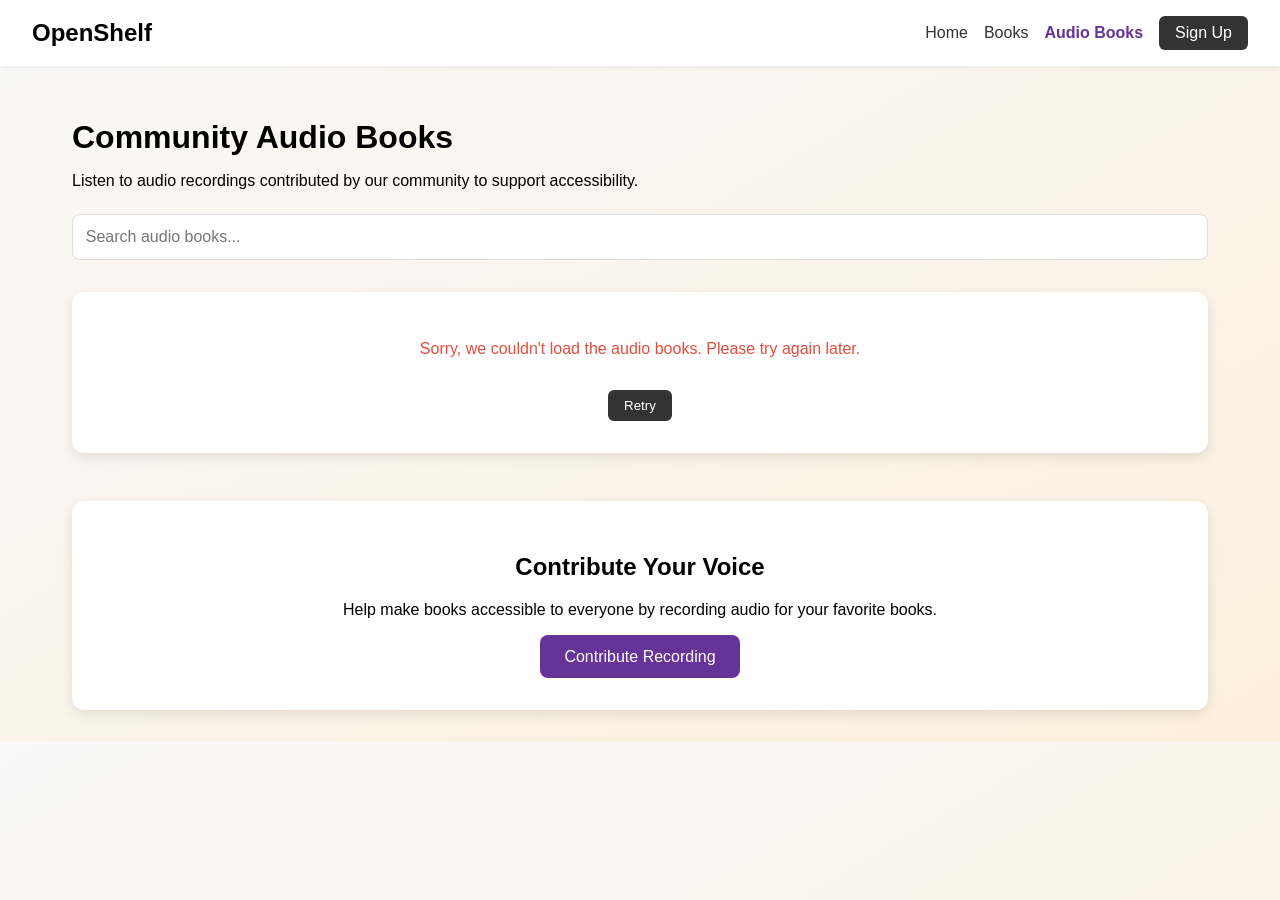
<file: audioPlayer.html>
<!DOCTYPE html>
<html lang="en">
  <head>
    <meta charset="UTF-8" />
    <meta name="viewport" content="width=device-width, initial-scale=1.0" />
    <title>Audio Books | OpenShelf</title>
    <link rel="stylesheet" href="audioPlayer.css" />
  </head>
  <body>
    <header class="navbar">
      <div class="logo">OpenShelf</div>
      <nav>
        <a href="index.html">Home</a>
        <a href="Book.html">Books</a>
        <a href="audioPlayer.html" class="active">Audio Books</a>
        <a href="signup.html"><button class="sign-up">Sign Up</button></a>
      </nav>
    </header>

    <main class="audio-content">
      <h1>Community Audio Books</h1>
      <p>
        Listen to audio recordings contributed by our community to support
        accessibility.
      </p>

      <div class="audio-search">
        <input
          type="text"
          id="audioSearchInput"
          placeholder="Search audio books..."
        />
      </div>

      <div class="audio-grid" id="audioGrid">
        <!-- Audio books will be loaded here by JS -->
      </div>

      <div class="contribute-section">
        <h2>Contribute Your Voice</h2>
        <p>
          Help make books accessible to everyone by recording audio for your
          favorite books.
        </p>
        <button id="contributeBtn" class="contribute-btn">
          Contribute Recording
        </button>
      </div>
    </main>

    <script src="audioPlayer.js"></script>
  </body>
</html>
</file>
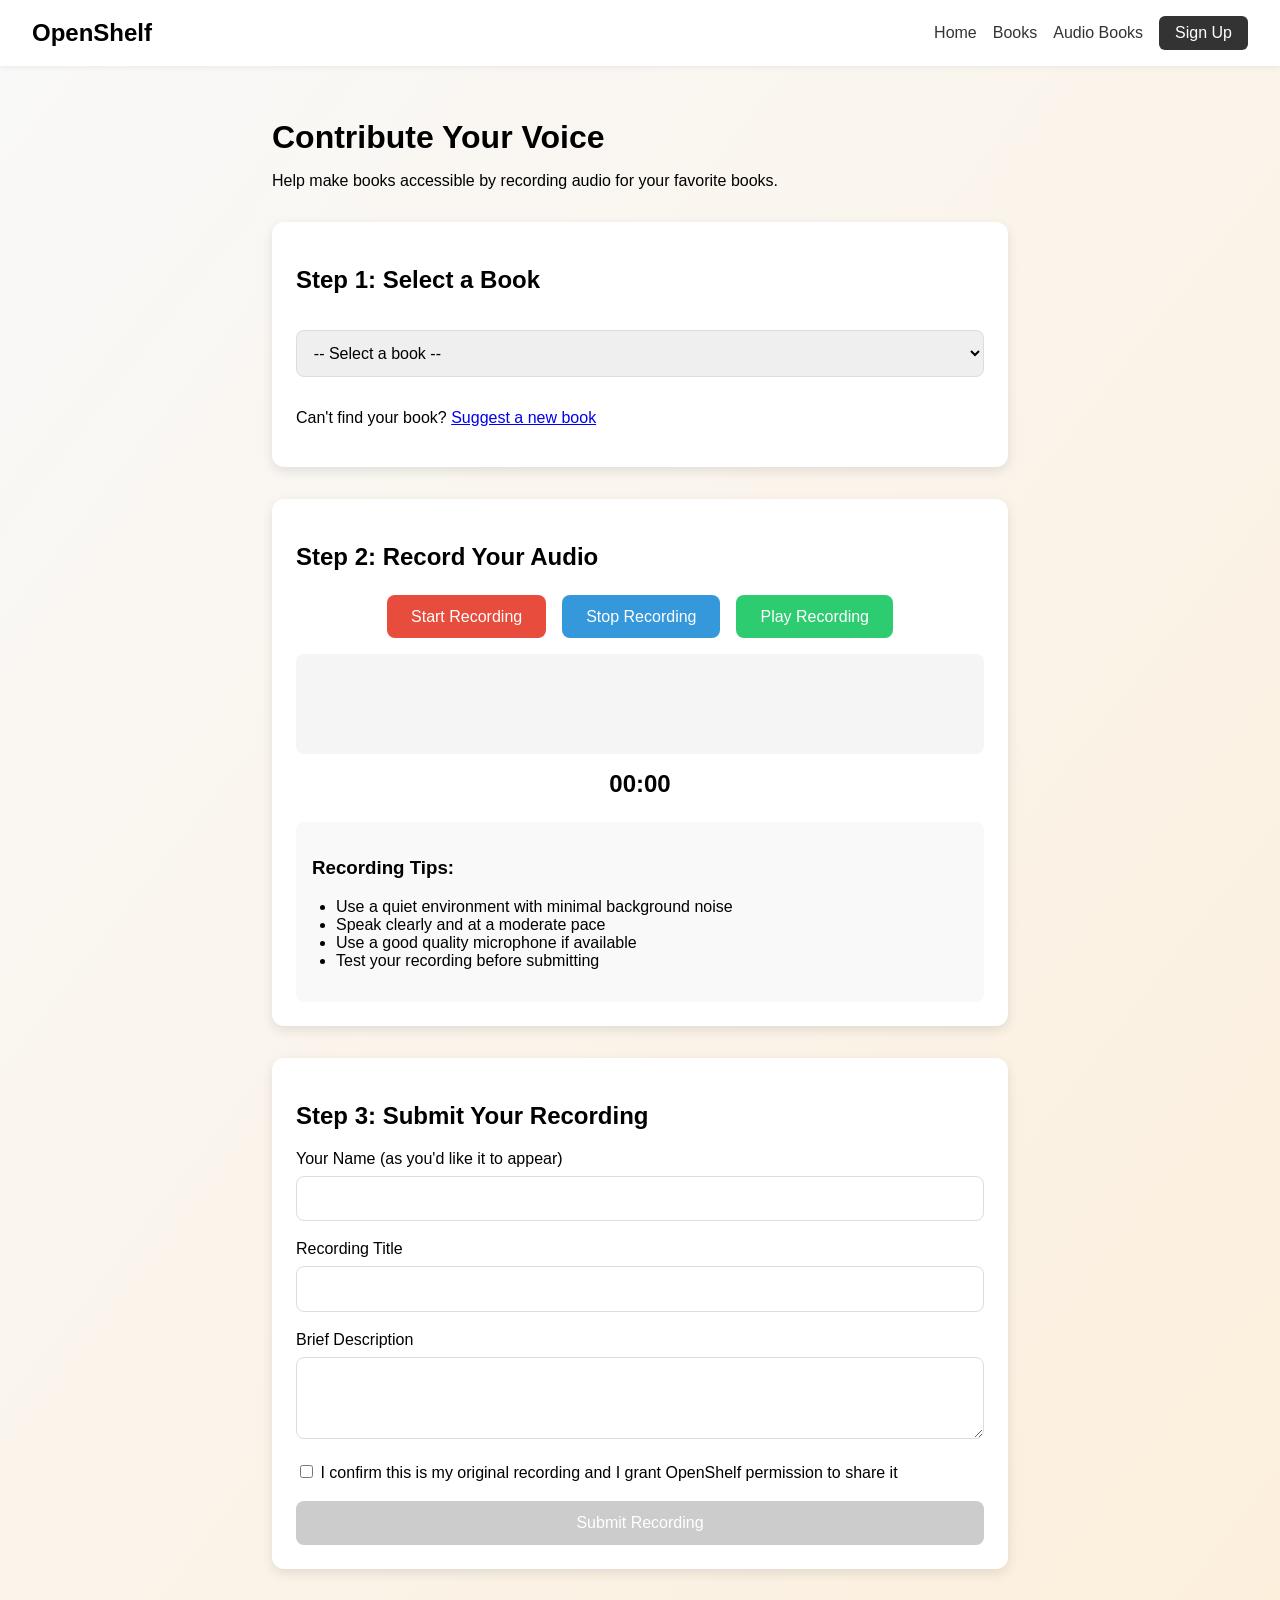
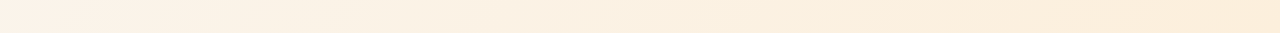
<file: contributeAudio.html>
<!DOCTYPE html>
<html lang="en">
<head>
  <meta charset="UTF-8">
  <meta name="viewport" content="width=device-width, initial-scale=1.0">
  <title>Contribute Audio | OpenShelf</title>
  <link rel="stylesheet" href="audioPlayer.css">
  <link rel="stylesheet" href="contributeAudio.css">
</head>
<body>
  <header class="navbar">
    <div class="logo">OpenShelf</div>
    <nav>
      <a href="index.html">Home</a>
      <a href="Book.html">Books</a>
      <a href="audioPlayer.html">Audio Books</a>
      <a href="signup.html"><button class="sign-up">Sign Up</button></a>
    </nav>
  </header>

  <main class="contribute-content">
    <h1>Contribute Your Voice</h1>
    <p>Help make books accessible by recording audio for your favorite books.</p>
    
    <div class="book-selection">
      <h2>Step 1: Select a Book</h2>
      <select id="bookSelect">
        <option value="">-- Select a book --</option>
        <!-- Books will be populated by JavaScript -->
      </select>
      <p>Can't find your book? <a href="#">Suggest a new book</a></p>
    </div>
    
    <div class="recording-section">
      <h2>Step 2: Record Your Audio</h2>
      <div class="recorder-container">
        <div class="recorder-controls">
          <button id="startRecording" class="record-btn">Start Recording</button>
          <button id="stopRecording" class="record-btn" disabled>Stop Recording</button>
          <button id="playRecording" class="record-btn" disabled>Play Recording</button>
        </div>
        <div class="recorder-visualizer">
          <canvas id="audioVisualizer"></canvas>
        </div>
        <div class="recorder-timer">00:00</div>
      </div>
      <div class="recording-tips">
        <h3>Recording Tips:</h3>
        <ul>
          <li>Use a quiet environment with minimal background noise</li>
          <li>Speak clearly and at a moderate pace</li>
          <li>Use a good quality microphone if available</li>
          <li>Test your recording before submitting</li>
        </ul>
      </div>
    </div>
    
    <div class="submission-section">
      <h2>Step 3: Submit Your Recording</h2>
      <form id="audioSubmissionForm">
        <div class="form-group">
          <label for="contributorName">Your Name (as you'd like it to appear)</label>
          <input type="text" id="contributorName" required>
        </div>
        <div class="form-group">
          <label for="recordingTitle">Recording Title</label>
          <input type="text" id="recordingTitle" required>
        </div>
        <div class="form-group">
          <label for="recordingDescription">Brief Description</label>
          <textarea id="recordingDescription" rows="3"></textarea>
        </div>
        <div class="form-group">
          <label>
            <input type="checkbox" id="termsAgreement" required>
            I confirm this is my original recording and I grant OpenShelf permission to share it
          </label>
        </div>
        <button type="submit" id="submitRecording" class="submit-btn" disabled>Submit Recording</button>
      </form>
    </div>
  </main>

  <script src="contributeAudio.js"></script>
</body>
</html>
</file>
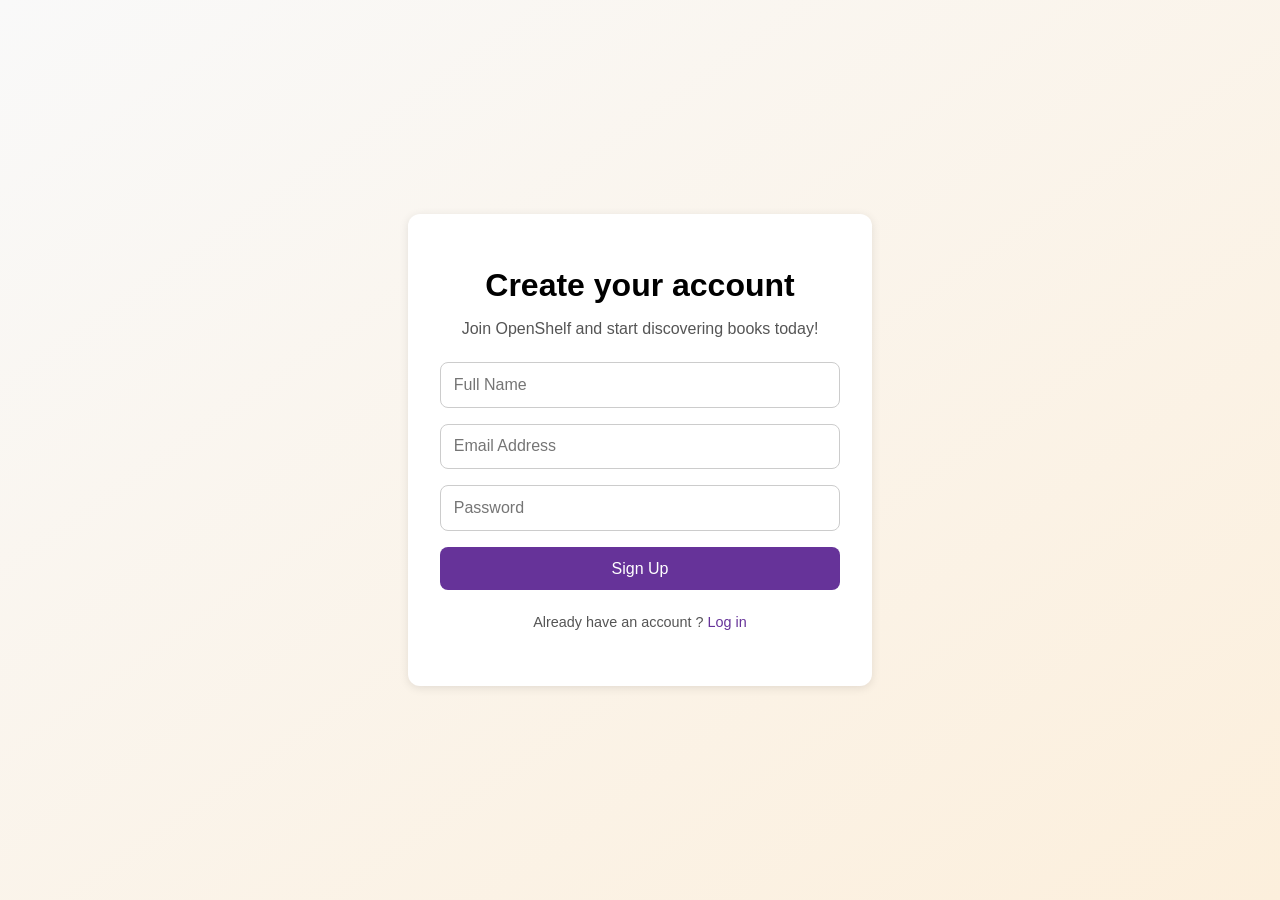
<file: signup.html>
<!DOCTYPE html>
<html lang="en">
  <head>
    <meta charset="UTF-8" />
    <meta name="viewport" content="width=device-width, initial-scale=1.0" />
    <title>Sign Up - OpenShelf</title>
    <link rel="stylesheet" href="signup.css" />
  </head>
  <body>
    <div class="signup-container">
      <h1>Create your account</h1>
      <p>Join OpenShelf and start discovering books today!</p>

      <form id="signupForm">
        <input type="text" id="name" placeholder="Full Name" required />
        <input type="email" id="email" placeholder="Email Address" required />
        <input type="password" id="password" placeholder="Password" required />
        <button type="submit">Sign Up</button>
      </form>

      <p class="message" id="message"></p>
      <p class="login-link">Already have an account ? <a href="#">Log in</a></p>
    </div>

    <script src="signup.js"></script>
  </body>
</html>
</file>
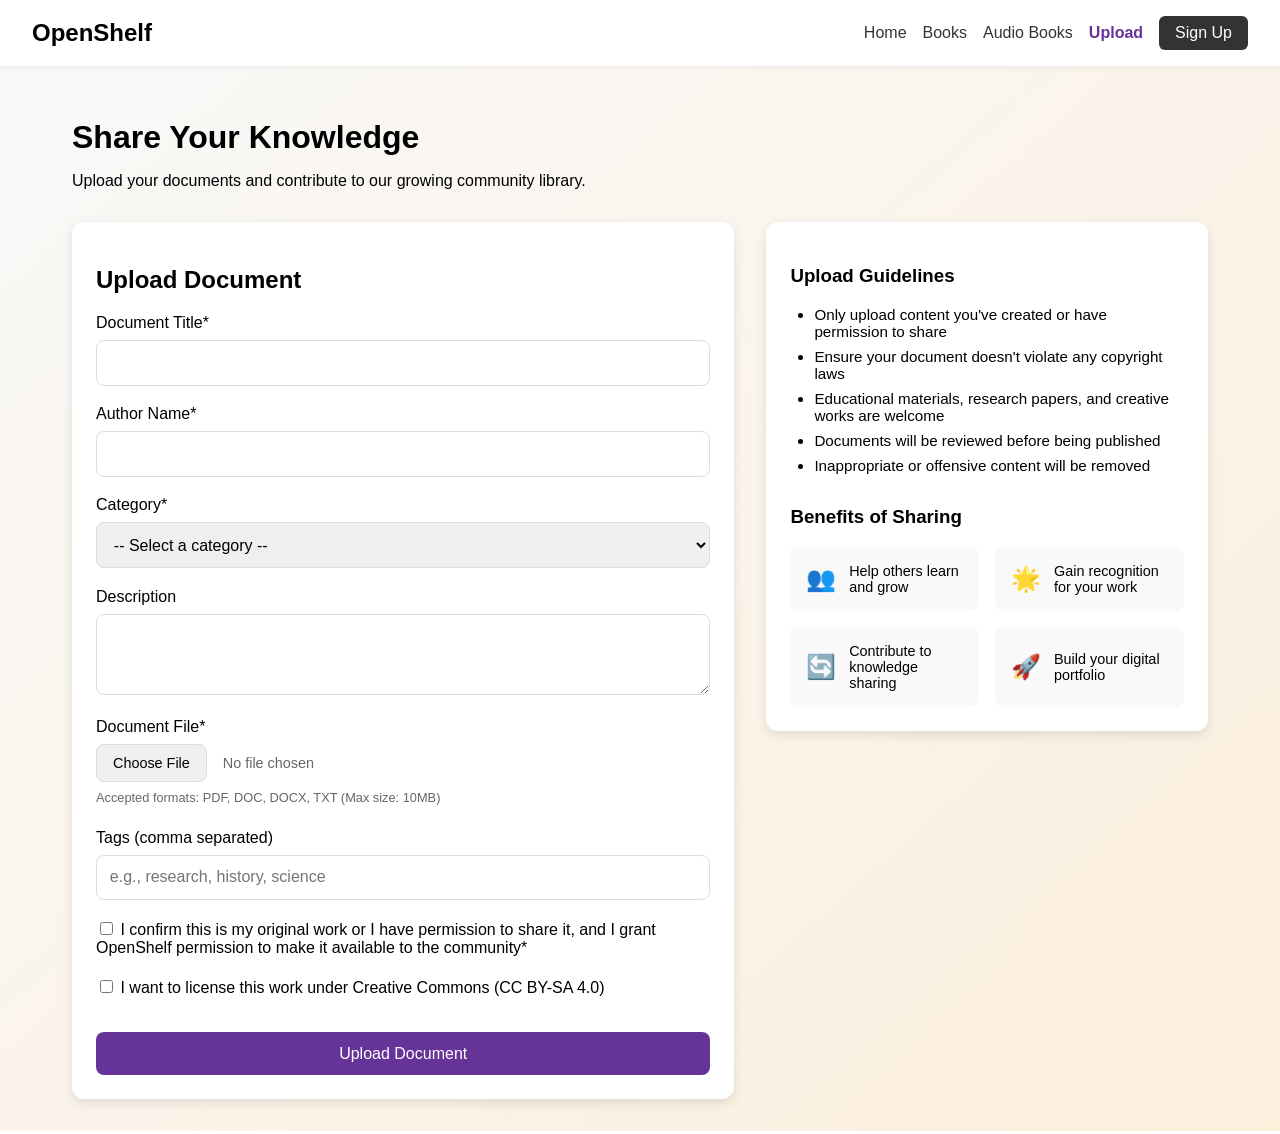
<file: uploadDocument.html>
<!DOCTYPE html>
<html lang="en">
<head>
  <meta charset="UTF-8">
  <meta name="viewport" content="width=device-width, initial-scale=1.0">
  <title>Upload Document | OpenShelf</title>
  <link rel="stylesheet" href="uploadDocument.css">
</head>
<body>
  <header class="navbar">
    <div class="logo">OpenShelf</div>
    <nav>
      <a href="index.html">Home</a>
      <a href="Book.html">Books</a>
      <a href="audioPlayer.html">Audio Books</a>
      <a href="uploadDocument.html" class="active">Upload</a>
      <a href="signup.html"><button class="sign-up">Sign Up</button></a>
    </nav>
  </header>

  <main class="upload-content">
    <h1>Share Your Knowledge</h1>
    <p>Upload your documents and contribute to our growing community library.</p>
    
    <div class="upload-container">
      <div class="upload-section">
        <h2>Upload Document</h2>
        <form id="documentUploadForm">
          <div class="form-group">
            <label for="documentTitle">Document Title*</label>
            <input type="text" id="documentTitle" required>
          </div>
          
          <div class="form-group">
            <label for="authorName">Author Name*</label>
            <input type="text" id="authorName" required>
          </div>
          
          <div class="form-group">
            <label for="documentCategory">Category*</label>
            <select id="documentCategory" required>
              <option value="">-- Select a category --</option>
              <option value="education">Education</option>
              <option value="science">Science</option>
              <option value="literature">Literature</option>
              <option value="technology">Technology</option>
              <option value="arts">Arts</option>
              <option value="history">History</option>
              <option value="other">Other</option>
            </select>
          </div>
          
          <div class="form-group">
            <label for="documentDescription">Description</label>
            <textarea id="documentDescription" rows="3"></textarea>
          </div>
          
          <div class="form-group file-upload-group">
            <label for="documentFile">Document File*</label>
            <div class="file-upload-container">
              <input type="file" id="documentFile" accept=".pdf,.doc,.docx,.txt" required>
              <div class="file-upload-button">Choose File</div>
              <div class="file-name">No file chosen</div>
            </div>
            <div class="file-requirements">
              Accepted formats: PDF, DOC, DOCX, TXT (Max size: 10MB)
            </div>
          </div>
          
          <div class="form-group">
            <label for="documentTags">Tags (comma separated)</label>
            <input type="text" id="documentTags" placeholder="e.g., research, history, science">
          </div>
          
          <div class="form-group">
            <label>
              <input type="checkbox" id="termsAgreement" required>
              I confirm this is my original work or I have permission to share it, and I grant OpenShelf permission to make it available to the community*
            </label>
          </div>
          
          <div class="form-group">
            <label>
              <input type="checkbox" id="licenseAgreement">
              I want to license this work under Creative Commons (CC BY-SA 4.0)
            </label>
          </div>
          
          <button type="submit" id="submitDocument" class="submit-btn">Upload Document</button>
        </form>
      </div>
      
      <div class="upload-guidelines">
        <h3>Upload Guidelines</h3>
        <ul>
          <li>Only upload content you've created or have permission to share</li>
          <li>Ensure your document doesn't violate any copyright laws</li>
          <li>Educational materials, research papers, and creative works are welcome</li>
          <li>Documents will be reviewed before being published</li>
          <li>Inappropriate or offensive content will be removed</li>
        </ul>
        
        <div class="benefits-section">
          <h3>Benefits of Sharing</h3>
          <div class="benefits-grid">
            <div class="benefit-item">
              <div class="benefit-icon">👥</div>
              <div class="benefit-text">Help others learn and grow</div>
            </div>
            <div class="benefit-item">
              <div class="benefit-icon">🌟</div>
              <div class="benefit-text">Gain recognition for your work</div>
            </div>
            <div class="benefit-item">
              <div class="benefit-icon">🔄</div>
              <div class="benefit-text">Contribute to knowledge sharing</div>
            </div>
            <div class="benefit-item">
              <div class="benefit-icon">🚀</div>
              <div class="benefit-text">Build your digital portfolio</div>
            </div>
          </div>
        </div>
      </div>
    </div>
  </main>

  <script src="uploadDocument.js"></script>
</body>
</html>
</file>
<file: audioPlayer.css>
* {
  box-sizing: border-box;
}

body {
  margin: 0;
  font-family: "Segoe UI", sans-serif;
  background: linear-gradient(to bottom right, #f9f9f9, #fcefdc);
}

.navbar {
  display: flex;
  justify-content: space-between;
  align-items: center;
  padding: 1rem 2rem;
  background-color: #fff;
  box-shadow: 0 2px 5px rgba(0, 0, 0, 0.05);
}

.logo {
  font-weight: bold;
  font-size: 1.5rem;
}

nav {
  display: flex;
  align-items: center;
  gap: 1rem;
}

nav a {
  text-decoration: none;
  color: #333;
  font-size: 1rem;
}

nav a.active {
  font-weight: bold;
  color: rebeccapurple;
}

.sign-up {
  background-color: #333;
  color: #fff;
  border: none;
  padding: 0.5rem 1rem;
  border-radius: 6px;
  cursor: pointer;
  font-size: 1rem;
}

.audio-content {
  padding: 2rem;
  max-width: 1200px;
  margin: 0 auto;
}

.audio-content h1 {
  margin-bottom: 0.5rem;
}

.audio-search {
  margin: 1.5rem 0;
}

#audioSearchInput {
  width: 100%;
  padding: 0.8rem;
  border-radius: 8px;
  border: 1px solid #ddd;
  font-size: 1rem;
}

.audio-grid {
  display: grid;
  grid-template-columns: repeat(auto-fill, minmax(280px, 1fr));
  gap: 1.5rem;
  margin: 2rem 0;
}

.audio-card {
  background: white;
  border-radius: 12px;
  overflow: hidden;
  box-shadow: 0 4px 12px rgba(0, 0, 0, 0.1);
}

.audio-card-img {
  height: 180px;
  background-size: cover;
  background-position: center;
}

.audio-card-content {
  padding: 1rem;
}

.audio-title {
  font-weight: bold;
  margin-bottom: 0.3rem;
}

.audio-contributor {
  color: #666;
  font-size: 0.9rem;
  margin-bottom: 0.8rem;
}

.audio-player {
  width: 100%;
  margin-bottom: 0.5rem;
}

.contribute-section {
  background: white;
  padding: 2rem;
  border-radius: 12px;
  text-align: center;
  margin-top: 3rem;
  box-shadow: 0 4px 12px rgba(0, 0, 0, 0.1);
}

.contribute-btn {
  background: rebeccapurple;
  color: white;
  border: none;
  padding: 0.8rem 1.5rem;
  border-radius: 8px;
  font-size: 1rem;
  cursor: pointer;
  transition: background 0.2s;
}

.contribute-btn:hover {
  background: #5e2f91;
}

/* Responsive styles */
@media (max-width: 768px) {
  .audio-grid {
    grid-template-columns: repeat(auto-fill, minmax(220px, 1fr));
  }

  .navbar {
    flex-direction: column;
    padding: 1rem;
  }

  nav {
    margin-top: 1rem;
    width: 100%;
    justify-content: space-around;
  }
}

@media (max-width: 480px) {
  .audio-grid {
    grid-template-columns: 1fr;
  }

  .audio-content {
    padding: 1rem;
  }

  .contribute-section {
    padding: 1.5rem 1rem;
  }
}

/* Add these styles for the custom audio player */
.custom-audio-player {
  width: 100%;
  margin: 1rem 0;
  border-radius: 8px;
  background: #f8f8f8;
  padding: 0.8rem;
}

.player-controls {
  display: flex;
  align-items: center;
  gap: 0.8rem;
}

.play-pause-btn {
  background: rebeccapurple;
  color: white;
  border: none;
  width: 36px;
  height: 36px;
  border-radius: 50%;
  display: flex;
  align-items: center;
  justify-content: center;
  cursor: pointer;
  flex-shrink: 0;
}

.play-pause-btn i {
  font-style: normal;
}

.progress-container {
  flex-grow: 1;
}

.progress-bar {
  height: 6px;
  background: #ddd;
  border-radius: 3px;
  cursor: pointer;
  position: relative;
}

.progress {
  background: rebeccapurple;
  height: 100%;
  border-radius: 3px;
  width: 0;
}

.time-display {
  display: flex;
  justify-content: space-between;
  font-size: 0.8rem;
  color: #666;
  margin-top: 0.3rem;
}

.volume-container {
  position: relative;
}

.volume-btn {
  background: none;
  border: none;
  cursor: pointer;
  font-size: 1.2rem;
}

.volume-slider {
  position: absolute;
  bottom: 100%;
  right: 0;
  background: white;
  padding: 0.5rem;
  border-radius: 8px;
  box-shadow: 0 2px 10px rgba(0, 0, 0, 0.1);
  display: none;
}

.volume-range {
  width: 80px;
  -webkit-appearance: none;
  height: 5px;
  background: #ddd;
  border-radius: 2px;
}

.volume-range::-webkit-slider-thumb {
  -webkit-appearance: none;
  width: 15px;
  height: 15px;
  border-radius: 50%;
  background: rebeccapurple;
  cursor: pointer;
}

.volume-range::-moz-range-thumb {
  width: 15px;
  height: 15px;
  border-radius: 50%;
  background: rebeccapurple;
  cursor: pointer;
  border: none;
}

.audio-description {
  margin-top: 0.8rem;
  font-size: 0.9rem;
  color: #555;
}

/* Responsive adjustments for the player */
@media (max-width: 480px) {
  .player-controls {
    flex-wrap: wrap;
  }

  .progress-container {
    order: 3;
    width: 100%;
    margin-top: 0.5rem;
  }

  .volume-container {
    margin-left: auto;
  }
}
</file>
<file: contributeAudio.css>
.contribute-content {
  padding: 2rem;
  max-width: 800px;
  margin: 0 auto;
}

.contribute-content h1 {
  margin-bottom: 0.5rem;
}

.book-selection,
.recording-section,
.submission-section {
  background: white;
  padding: 1.5rem;
  border-radius: 12px;
  margin: 2rem 0;
  box-shadow: 0 4px 12px rgba(0, 0, 0, 0.1);
}

#bookSelect {
  width: 100%;
  padding: 0.8rem;
  border-radius: 8px;
  border: 1px solid #ddd;
  font-size: 1rem;
  margin: 1rem 0;
}

.recorder-container {
  display: flex;
  flex-direction: column;
  align-items: center;
  gap: 1rem;
  margin: 1.5rem 0;
}

.recorder-controls {
  display: flex;
  gap: 1rem;
  flex-wrap: wrap;
  justify-content: center;
}

.record-btn {
  padding: 0.8rem 1.5rem;
  border-radius: 8px;
  font-size: 1rem;
  cursor: pointer;
  transition: all 0.2s;
  border: none;
}

#startRecording {
  background-color: #e74c3c;
  color: white;
}

#stopRecording {
  background-color: #3498db;
  color: white;
}

#playRecording {
  background-color: #2ecc71;
  color: white;
}

.record-btn:disabled {
  background-color: #ccc;
  cursor: not-allowed;
}

.recorder-visualizer {
  width: 100%;
  height: 100px;
  background-color: #f5f5f5;
  border-radius: 8px;
  overflow: hidden;
}

#audioVisualizer {
  width: 100%;
  height: 100%;
}

.recorder-timer {
  font-size: 1.5rem;
  font-weight: bold;
}

.recording-tips {
  background-color: #f9f9f9;
  padding: 1rem;
  border-radius: 8px;
  margin-top: 1.5rem;
}

.recording-tips ul {
  padding-left: 1.5rem;
}

.form-group {
  margin-bottom: 1.2rem;
}

.form-group label {
  display: block;
  margin-bottom: 0.5rem;
  font-weight: 500;
}

.form-group input[type="text"],
.form-group textarea {
  width: 100%;
  padding: 0.8rem;
  border-radius: 8px;
  border: 1px solid #ddd;
  font-size: 1rem;
}

.submit-btn {
  background: rebeccapurple;
  color: white;
  border: none;
  padding: 0.8rem 1.5rem;
  border-radius: 8px;
  font-size: 1rem;
  cursor: pointer;
  transition: background 0.2s;
  width: 100%;
}

.submit-btn:hover {
  background: #5e2f91;
}

.submit-btn:disabled {
  background-color: #ccc;
  cursor: not-allowed;
}

/* Responsive styles */
@media (max-width: 768px) {
  .recorder-controls {
    flex-direction: column;
    width: 100%;
  }
  
  .record-btn {
    width: 100%;
  }
}

@media (max-width: 480px) {
  .contribute-content {
    padding: 1rem;
  }
  
  .book-selection,
  .recording-section,
  .submission-section {
    padding: 1rem;
  }
}
</file>
<file: signup.css>
body {
  margin: 0;
  font-family: "Segoe UI", sans-serif;
  background: linear-gradient(to bottom right, #f9f9f9, #fcefdc);
  display: flex;
  justify-content: center;
  align-items: center;
  height: 100vh;
}

.signup-container {
  background-color: #fff;
  padding: 2rem;
  border-radius: 12px;
  box-shadow: 0 2px 10px rgba(0, 0, 0, 0.1);
  max-width: 400px;
  width: 100%;
  text-align: center;
}

.signup-container h1 {
  margin-bottom: 0.5rem;
}

.signup-container p {
  margin-bottom: 1.5rem;
  color: #555;
}

form {
  display: flex;
  flex-direction: column;
}

input {
  padding: 0.8rem;
  margin-bottom: 1rem;
  border: 1px solid #ccc;
  border-radius: 8px;
  font-size: 1rem;
}

button {
  padding: 0.8rem;
  background-color: rebeccapurple;
  color: white;
  border: none;
  border-radius: 8px;
  font-size: 1rem;
  cursor: pointer;
  transition: background-color 0.2s ease;
}

button:hover {
  background-color: #5e2f91;
}

.message {
  color: green;
  margin-top: 1rem;
  font-size: 0.9rem;
}

/* Add these responsive styles to your existing CSS */
@media (max-width: 768px) {
  .signup-container {
    max-width: 90%;
    padding: 1.5rem;
  }
}

@media (max-width: 480px) {
  body {
    background: #fcefdc;
  }

  .signup-container {
    box-shadow: none;
    padding: 1rem;
  }

  input,
  button {
    padding: 0.7rem;
    font-size: 0.9rem;
  }

  .signup-container h1 {
    font-size: 1.5rem;
  }
}

.login-link {
  margin-top: 1rem;
  font-size: 0.9rem;
  color: #555;
}

.login-link a {
  color: rebeccapurple;
  text-decoration: none;
}

.login-link a:hover {
  text-decoration: underline;
}
</file>
<file: uploadDocument.css>
/* Import base styles */
@import url('audioPlayer.css');

.upload-content {
  padding: 2rem;
  max-width: 1200px;
  margin: 0 auto;
}

.upload-content h1 {
  margin-bottom: 0.5rem;
}

.upload-container {
  display: grid;
  grid-template-columns: 3fr 2fr;
  gap: 2rem;
  margin-top: 2rem;
}

.upload-section, 
.upload-guidelines {
  background: white;
  padding: 1.5rem;
  border-radius: 12px;
  box-shadow: 0 4px 12px rgba(0, 0, 0, 0.1);
}

.form-group {
  margin-bottom: 1.2rem;
}

.form-group label {
  display: block;
  margin-bottom: 0.5rem;
  font-weight: 500;
}

.form-group input[type="text"],
.form-group input[type="email"],
.form-group select,
.form-group textarea {
  width: 100%;
  padding: 0.8rem;
  border-radius: 8px;
  border: 1px solid #ddd;
  font-size: 1rem;
}

.file-upload-group {
  margin-bottom: 1.5rem;
}

.file-upload-container {
  display: flex;
  align-items: center;
  margin-bottom: 0.5rem;
}

.file-upload-container input[type="file"] {
  position: absolute;
  width: 0.1px;
  height: 0.1px;
  opacity: 0;
  overflow: hidden;
  z-index: -1;
}

.file-upload-button {
  background: #f0f0f0;
  padding: 0.6rem 1rem;
  border-radius: 8px;
  cursor: pointer;
  border: 1px solid #ddd;
  font-size: 0.9rem;
  transition: background 0.2s;
}

.file-upload-button:hover {
  background: #e0e0e0;
}

.file-name {
  margin-left: 1rem;
  font-size: 0.9rem;
  color: #666;
}

.file-requirements {
  font-size: 0.8rem;
  color: #666;
  margin-top: 0.5rem;
}

.submit-btn {
  background: rebeccapurple;
  color: white;
  border: none;
  padding: 0.8rem 1.5rem;
  border-radius: 8px;
  font-size: 1rem;
  cursor: pointer;
  transition: background 0.2s;
  width: 100%;
  margin-top: 1rem;
}

.submit-btn:hover {
  background: #5e2f91;
}

.upload-guidelines {
  align-self: start;
}

.upload-guidelines ul {
  padding-left: 1.5rem;
  margin-bottom: 2rem;
}

.upload-guidelines li {
  margin-bottom: 0.5rem;
  font-size: 0.95rem;
}

.benefits-grid {
  display: grid;
  grid-template-columns: 1fr 1fr;
  gap: 1rem;
  margin-top: 1rem;
}

.benefit-item {
  display: flex;
  align-items: center;
  background: #f9f9f9;
  padding: 1rem;
  border-radius: 8px;
}

.benefit-icon {
  font-size: 1.5rem;
  margin-right: 0.8rem;
}

.benefit-text {
  font-size: 0.9rem;
}

/* Responsive styles */
@media (max-width: 900px) {
  .upload-container {
    grid-template-columns: 1fr;
  }
  
  .upload-guidelines {
    order: -1;
  }
  
  .benefits-grid {
    grid-template-columns: 1fr;
  }
}

@media (max-width: 480px) {
  .upload-content {
    padding: 1rem;
  }
  
  .upload-section, 
  .upload-guidelines {
    padding: 1rem;
  }
  
  .file-upload-container {
    flex-direction: column;
    align-items: flex-start;
  }
  
  .file-name {
    margin-left: 0;
    margin-top: 0.5rem;
  }
}
</file>
